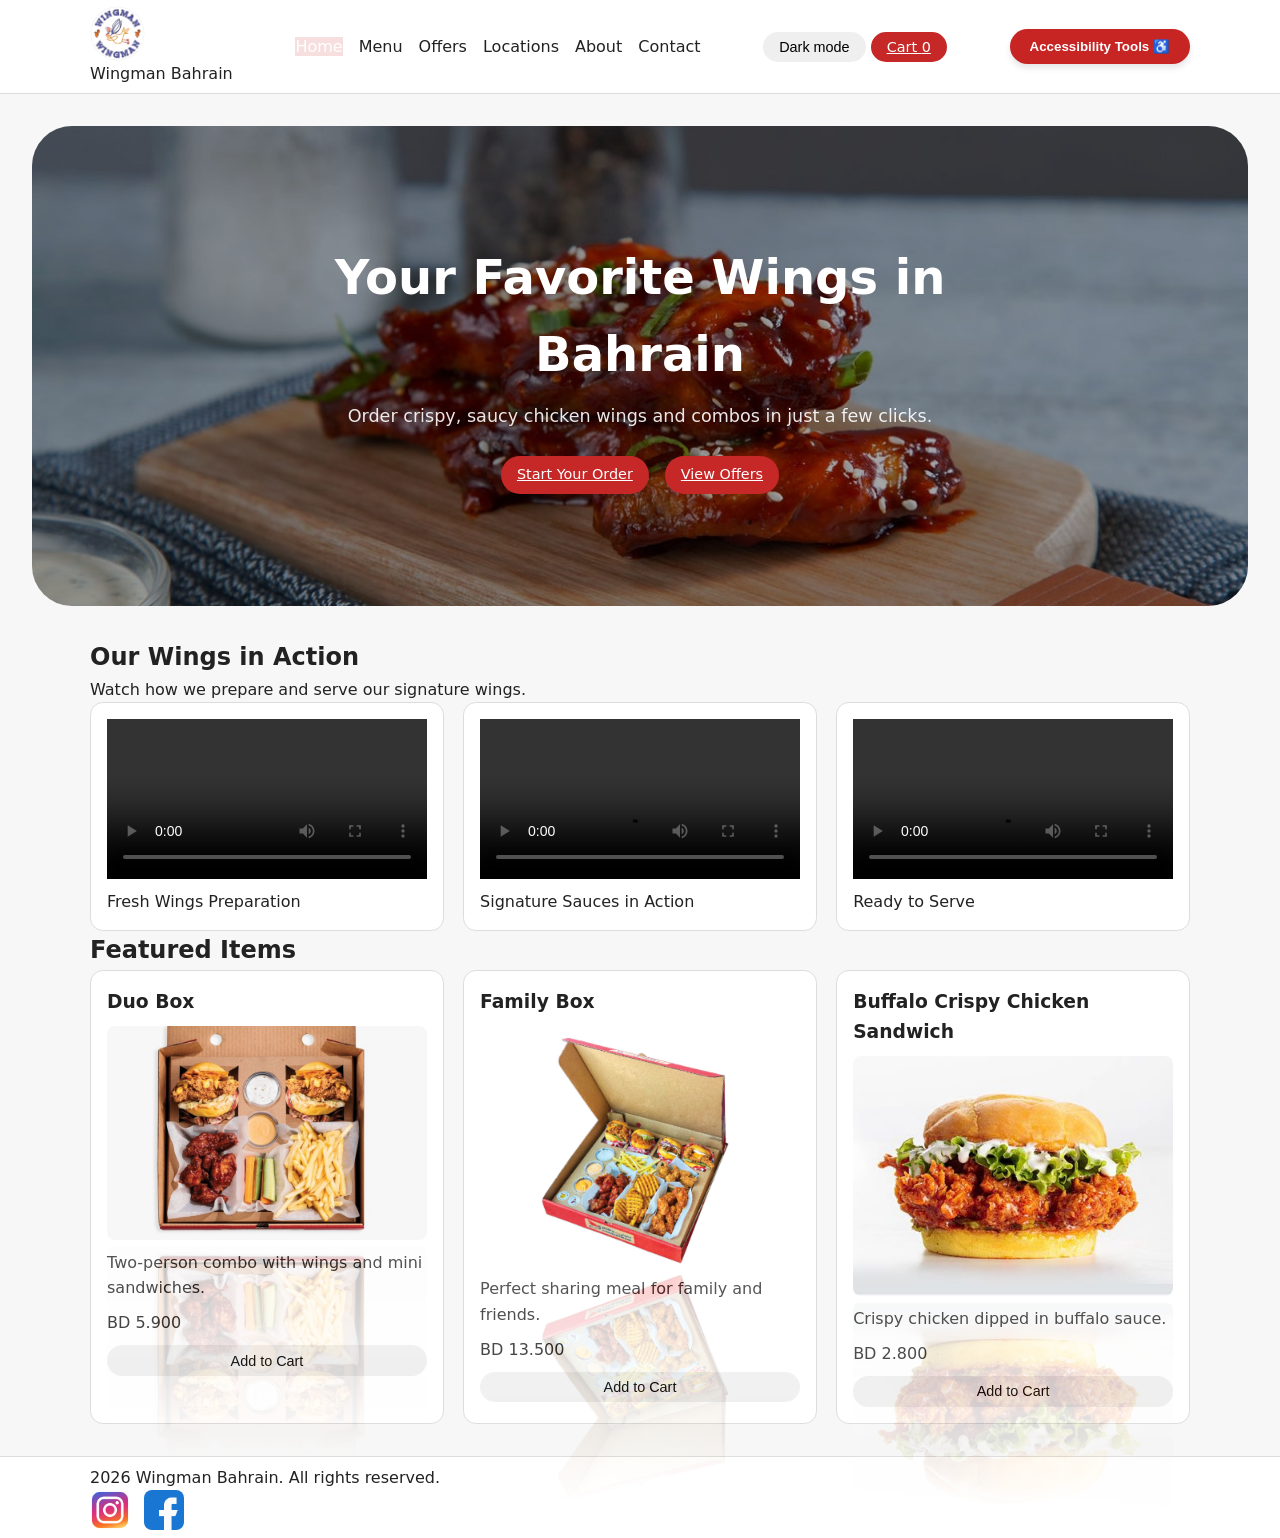
<file: .github/workflows/index.html>
<!DOCTYPE html>
<html lang="en">
<head>
  <meta charset="UTF-8" />
  <meta name="viewport" content="width=device-width, initial-scale=1.0" />

  <title>Wingman Bahrain | Online Chicken Wings Delivery</title>

  <meta name="description"
    content="Order crispy chicken wings, combos and sides online from Wingman Bahrain." />

  <meta name="keywords"
    content="Wingman Bahrain, chicken wings, food delivery, Bahrain restaurant" />

  <link rel="stylesheet" href="styles.css" />
  <script defer src="main.js"></script>
</head>

<body data-page="home">

<!-- ===== HEADER ===== -->
<header class="site-header">
  <div class="container header-inner">

    <div class="logo" aria-label="Wingman Bahrain logo">
      <img id="logo" src="imges/logo.png" alt="Wingman Bahrain logo">
      <span class="logo-text">Wingman Bahrain</span>
    </div>

    <nav class="main-nav" aria-label="Main navigation">
      <ul class="nav-links">
        <li><a href="index.html" class="active">Home</a></li>
        <li><a href="menu.html">Menu</a></li>
        <li><a href="offers.html">Offers</a></li>
        <li><a href="locations.html">Locations</a></li>
        <li><a href="about.html">About</a></li>
        <li><a href="contact.html">Contact</a></li>
      </ul>
    </nav>

    <div class="header-actions">
      <button class="btn btn-outline" id="themeToggle" aria-label="Toggle dark mode">
        Dark mode
      </button>
      <a href="menu.html" class="btn btn-primary cart-link">
        Cart <span id="cartCount">0</span>
      </a>
    </div>
    
    <div class="accessibility-container">
    <button id="acc-toggle-btn" class="acc-main-btn">Accessibility Tools ♿</button>

    <div id="acc-panel" class="acc-panel hidden">
        <div class="acc-header">
            <h3>Accessibility Adjustments</h3>
            <button onclick="resetSettings()" class="reset-btn">Reset Settings</button>
        </div>

        <div class="acc-body">
            <p class="section-title">Adjust Text Colors</p>
            <div class="color-adjustment-card">
                <div class="color-circles">
                    <div class="circle blue" onclick="changeColor('#0084ff')"></div>
                    <div class="circle purple" onclick="changeColor('#a333c8')"></div>
                    <div class="circle red" onclick="changeColor('#ff0000')"></div>
                    <div class="circle orange" onclick="changeColor('#ff6600')"></div>
                    <div class="circle green" onclick="changeColor('#28a745')"></div>
                    <div class="circle black" onclick="changeColor('#000000')"></div>
                </div>
                <small onclick="changeColor('')" style="cursor:pointer; display:block; margin-top:5px; color:#007bff;">Cancel / Default</small>
            </div>

            <p class="section-title">Content Scaling</p>
            <div class="content-grid">
                <div class="grid-item" onclick="stepFontSize(-1)">
                    <span class="icon">A-</span>
                    <small>Smaller</small>
                </div>
                <div class="grid-item" onclick="resetFontSize()">
                    <span class="icon">Default</span>
                    <small>100%</small>
                </div>
                <div class="grid-item" onclick="stepFontSize(1)">
                    <span class="icon">A+</span>
                    <small>Bigger</small>
                </div>
            </div>

            <p class="section-title">Visual Aids</p>
            <div class="profile-item">
                <label class="switch">
                    <input type="checkbox" id="title-highlight-toggle">
                    <span class="slider"></span>
                </label>
                <div class="profile-text">
                    <strong>Highlight Titles</strong>
                    <small>Add borders to headings</small>
                </div>
            </div>

            <div class="profile-item">
                <label class="switch">
                    <input type="checkbox" id="link-highlight-toggle">
                    <span class="slider"></span>
                </label>
                <div class="profile-text">
                    <strong>Highlight Links</strong>
                    <small>Highlight all clickable links</small>
                </div>
            </div>
        </div>
    </div>
</div>
    

  </div>
</header>

<!-- ===== MAIN ===== -->
<main>

<!-- ===== HERO ===== -->
<section class="hero">
  <div class="hero-image">
    <img src="imges/chiken wings.jpeg"
         alt="Plate of chicken wings with dipping sauce">
  </div>

  <div class="container hero-inner">
    <div class="hero-text">
      <h1>Your Favorite Wings in Bahrain</h1>
      <p>Order crispy, saucy chicken wings and combos in just a few clicks.</p>

      <div class="hero-actions">
        <a href="menu.html" class="btn btn-primary">Start Your Order</a>
        <a href="offers.html" class="btn btn-primary">View Offers</a>
      </div>
    </div>
  </div>
</section>

<!-- ===== VIDEO SECTION ===== -->
<section class="section">
  <div class="container">

    <h2>Our Wings in Action</h2>
    <p>Watch how we prepare and serve our signature wings.</p>

    <div class="card-grid">

      <article class="card fade-anim">
        <video controls width="100%">
          <source src="video/1.mp4" type="video/mp4">
        </video>
        <p class="center-text">Fresh Wings Preparation</p>
      </article>

      <article class="card fade-anim">
        <video controls width="100%">
          <source src="video/2.mp4" type="video/mp4">
        </video>
        <p class="center-text">Signature Sauces in Action</p>
      </article>

      <article class="card fade-anim">
        <video controls width="100%">
          <source src="video/3.mp4" type="video/mp4">
        </video>
        <p class="center-text">Ready to Serve</p>
      </article>

    </div>
  </div>
</section>


<!-- ===== FEATURED ITEMS ===== -->
<section class="section">
  <div class="container">

    <h2>Featured Items</h2>

    <div class="card-grid">

      <article class="card fade-anim">
        <h3>Duo Box</h3>
        <img src="imges/Duo Box.jpg" alt="Duo Box Meal" class="reflect">
        <p>Two-person combo with wings and mini sandwiches.</p>
        <p class="price">BD 5.900</p>
        <button class="btn btn-small add-to-cart">Add to Cart</button>
      </article>

      <article class="card fade-anim">
        <h3>Family Box</h3>
        <img src="imges/Family Box.jpg" alt="Family Box Meal" class="reflect">
        <p>Perfect sharing meal for family and friends.</p>
        <p class="price">BD 13.500</p>
        <button class="btn btn-small add-to-cart">Add to Cart</button>
      </article>

      <article class="card fade-anim">
        <h3>Buffalo Crispy Chicken Sandwich</h3>
        <img src="imges/Buffalo Crispy Chicken Sandwich.jpg"
             alt="Buffalo Chicken Sandwich"
             class="reflect">
        <p>Crispy chicken dipped in buffalo sauce.</p>
        <p class="price">BD 2.800</p>
        <button class="btn btn-small add-to-cart">Add to Cart</button>
      </article>

    </div>
  </div>
</section>

</main>

<!-- ===== FOOTER ===== -->
<footer class="site-footer">
  <div class="container footer-inner">

    <p><span id="year"></span> Wingman Bahrain. All rights reserved.</p>

    <div class="footer-social" aria-label="Social media links">
      <a href="https://www.instagram.com/wingman_bh/?hl=en">
        <img src="imges/instagram logo.png" alt="Instagram" width="40">
      </a>
      <a href="https://www.facebook.com/wingmanbh/">
        <img src="imges/facebook logo.png" alt="Facebook" width="40">
      </a>
    </div>

  </div>

  <button id="scrollTopBtn" aria-label="Scroll to top">↑</button>
</footer>

<meta name="viewport" content="width=device-width, initial-scale=1.0">
</body>
</html>
</file>
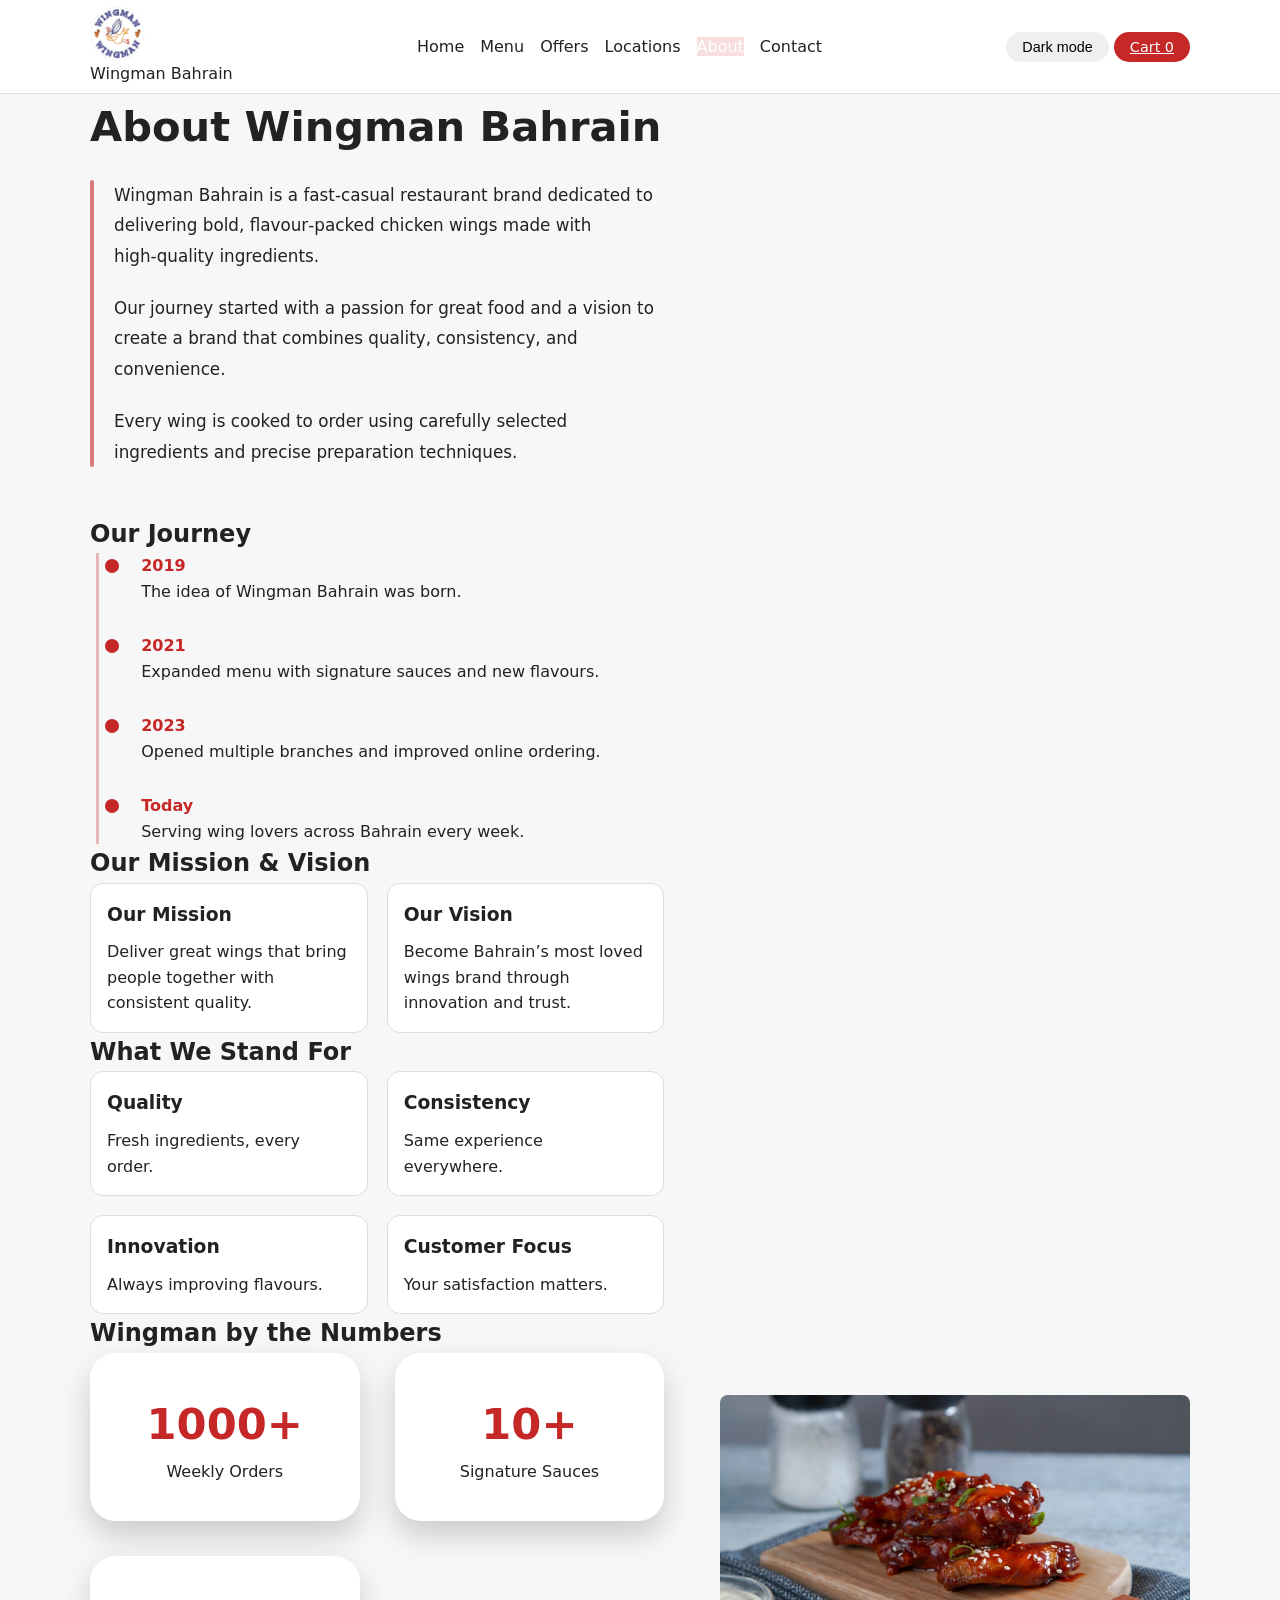
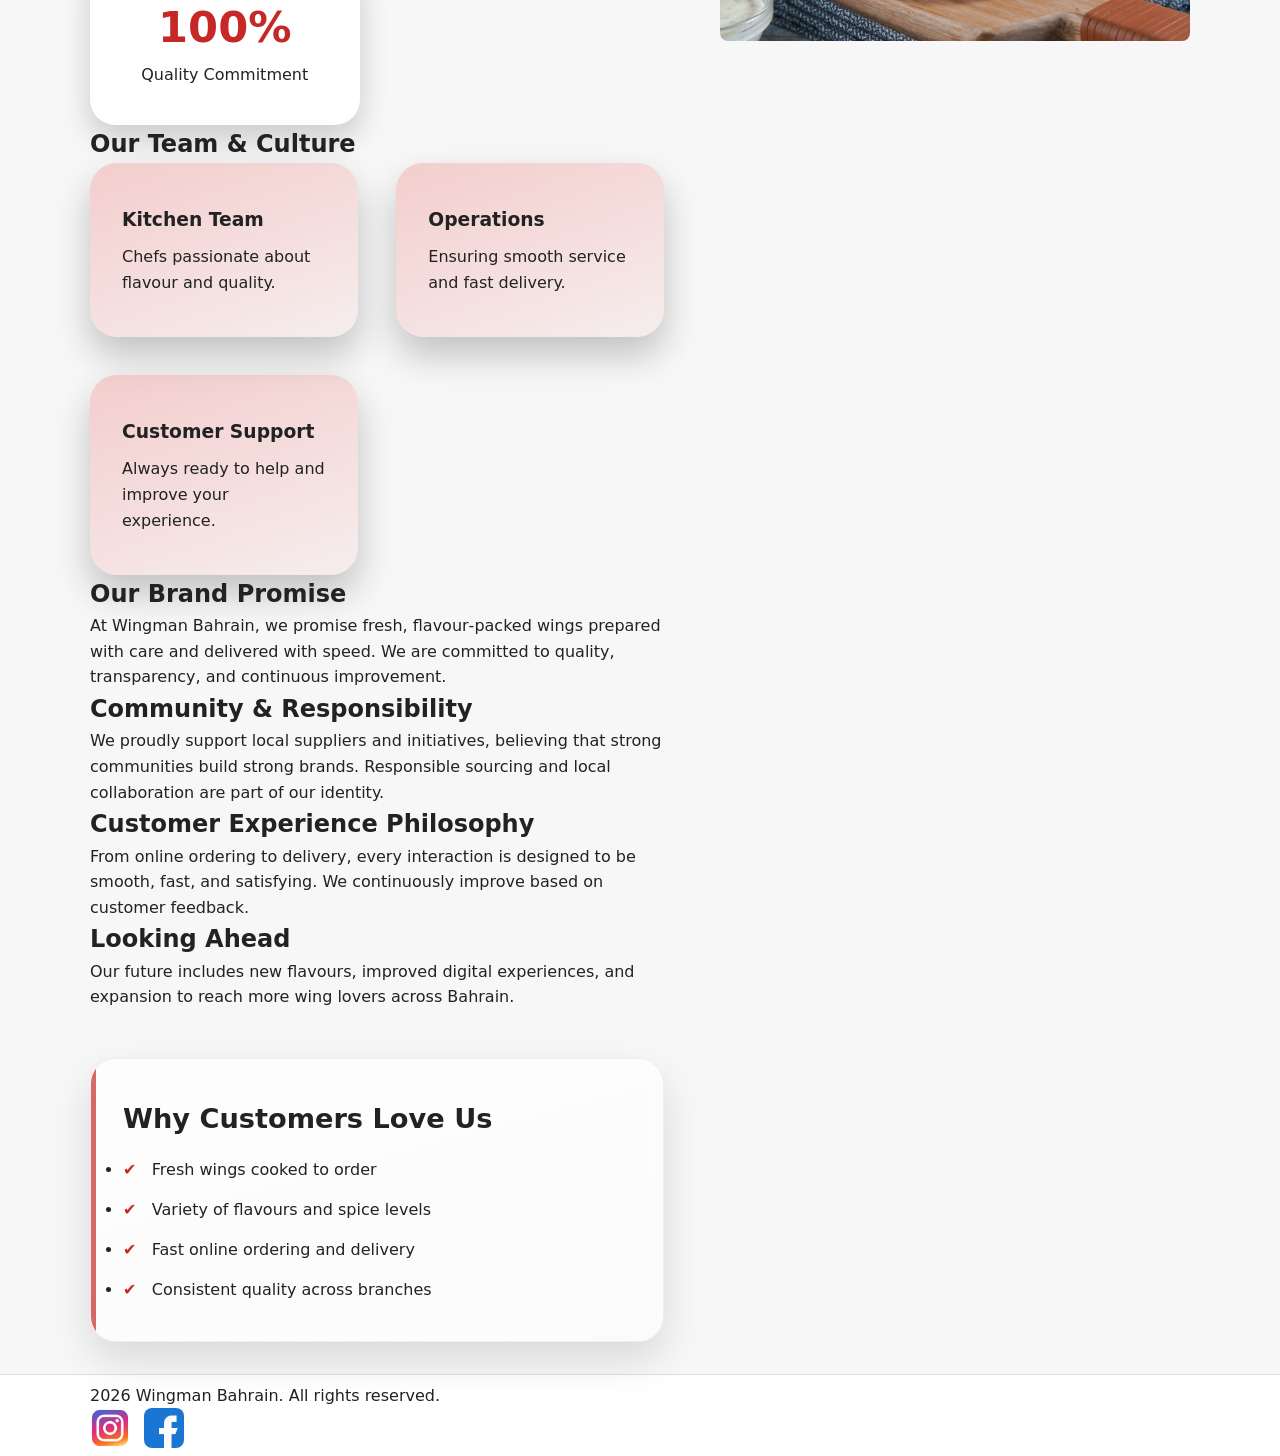
<file: .github/workflows/about.html>
<!DOCTYPE html>
<html lang="en">
<head>
  <meta charset="UTF-8" />
  <meta name="viewport" content="width=device-width, initial-scale=1.0" />

  <title>Wingman Bahrain | About Us</title>
  <meta
    name="description"
    content="Learn more about Wingman Bahrain, our story, mission, values, culture, and future vision."
  />

  <link rel="stylesheet" href="styles.css" />
  <script defer src="main.js"></script>
</head>

<body data-page="about">

<!-- ===== HEADER ===== -->
<header class="site-header">
  <div class="container header-inner">
    <div class="logo">
      <img id="logo" src="imges/logo.png" alt="Wingman Bahrain logo" />
      <span class="logo-text">Wingman Bahrain</span>
    </div>

    <nav class="main-nav">
      <ul class="nav-links">
        <li><a href="index.html">Home</a></li>
        <li><a href="menu.html">Menu</a></li>
        <li><a href="offers.html">Offers</a></li>
        <li><a href="locations.html">Locations</a></li>
        <li><a href="about.html" class="active">About</a></li>
        <li><a href="contact.html">Contact</a></li>
      </ul>
    </nav>

    <div class="header-actions">
      <button class="btn btn-outline" id="themeToggle">Dark mode</button>
      <a href="menu.html" class="btn btn-primary cart-link">
        Cart <span id="cartCount">0</span>
      </a>
    </div>
  </div>
</header>

<!-- ===== MAIN ===== -->
<main class="section about-section">
  <div class="container about-page">

    <!-- TEXT CONTENT -->
    <section class="about-content fade-anim">
      <h1>About Wingman Bahrain</h1>

      <!-- STORY -->
      <div class="about-columns">
        <p>
          Wingman Bahrain is a fast‑casual restaurant brand dedicated to delivering
          bold, flavour‑packed chicken wings made with high‑quality ingredients.
        </p>
        <p>
          Our journey started with a passion for great food and a vision to create
          a brand that combines quality, consistency, and convenience.
        </p>
        <p>
          Every wing is cooked to order using carefully selected ingredients and
          precise preparation techniques.
        </p>
      </div>

      <!-- TIMELINE -->
      <section class="section fade-anim about-timeline">
        <h2>Our Journey</h2>
        <div class="timeline">
          <div class="timeline-item">
            <span class="timeline-year">2019</span>
            <p>The idea of Wingman Bahrain was born.</p>
          </div>
          <div class="timeline-item">
            <span class="timeline-year">2021</span>
            <p>Expanded menu with signature sauces and new flavours.</p>
          </div>
          <div class="timeline-item">
            <span class="timeline-year">2023</span>
            <p>Opened multiple branches and improved online ordering.</p>
          </div>
          <div class="timeline-item">
            <span class="timeline-year">Today</span>
            <p>Serving wing lovers across Bahrain every week.</p>
          </div>
        </div>
      </section>

      <!-- MISSION & VISION -->
      <section class="section fade-anim">
        <h2>Our Mission & Vision</h2>
        <div class="card-grid">
          <div class="card">
            <h3>Our Mission</h3>
            <p>Deliver great wings that bring people together with consistent quality.</p>
          </div>
          <div class="card">
            <h3>Our Vision</h3>
            <p>Become Bahrain’s most loved wings brand through innovation and trust.</p>
          </div>
        </div>
      </section>

      <!-- VALUES -->
      <section class="section fade-anim">
        <h2>What We Stand For</h2>
        <div class="card-grid">
          <div class="card"><h3>Quality</h3><p>Fresh ingredients, every order.</p></div>
          <div class="card"><h3>Consistency</h3><p>Same experience everywhere.</p></div>
          <div class="card"><h3>Innovation</h3><p>Always improving flavours.</p></div>
          <div class="card"><h3>Customer Focus</h3><p>Your satisfaction matters.</p></div>
        </div>
      </section>

      <!-- STATS -->
      <section class="section fade-anim about-stats">
        <h2>Wingman by the Numbers</h2>
        <div class="stats-grid">
          <div class="stat-card">
            <span class="stat-number">1000+</span>
            <p>Weekly Orders</p>
          </div>
          <div class="stat-card">
            <span class="stat-number">10+</span>
            <p>Signature Sauces</p>
          </div>
          <div class="stat-card">
            <span class="stat-number">100%</span>
            <p>Quality Commitment</p>
          </div>
        </div>
      </section>

      <!-- TEAM -->
      <section class="section fade-anim about-team">
        <h2>Our Team & Culture</h2>
        <div class="team-grid">
          <div class="team-card">
            <h3>Kitchen Team</h3>
            <p>Chefs passionate about flavour and quality.</p>
          </div>
          <div class="team-card">
            <h3>Operations</h3>
            <p>Ensuring smooth service and fast delivery.</p>
          </div>
          <div class="team-card">
            <h3>Customer Support</h3>
            <p>Always ready to help and improve your experience.</p>
          </div>
        </div>
      </section>

      <!-- BRAND PROMISE -->
      <section class="section fade-anim">
        <h2>Our Brand Promise</h2>
        <p>
          At Wingman Bahrain, we promise fresh, flavour‑packed wings prepared with care
          and delivered with speed. We are committed to quality, transparency,
          and continuous improvement.
        </p>
      </section>

      <!-- COMMUNITY -->
      <section class="section fade-anim">
        <h2>Community & Responsibility</h2>
        <p>
          We proudly support local suppliers and initiatives, believing that strong
          communities build strong brands. Responsible sourcing and local collaboration
          are part of our identity.
        </p>
      </section>

      <!-- CUSTOMER EXPERIENCE -->
      <section class="section fade-anim">
        <h2>Customer Experience Philosophy</h2>
        <p>
          From online ordering to delivery, every interaction is designed to be smooth,
          fast, and satisfying. We continuously improve based on customer feedback.
        </p>
      </section>

      <!-- FUTURE VISION -->
      <section class="section fade-anim">
        <h2>Looking Ahead</h2>
        <p>
          Our future includes new flavours, improved digital experiences, and expansion
          to reach more wing lovers across Bahrain.
        </p>
      </section>

      <!-- WHY US -->
      <section class="about-features fade-anim">
        <h2>Why Customers Love Us</h2>
        <ul>
          <li>Fresh wings cooked to order</li>
          <li>Variety of flavours and spice levels</li>
          <li>Fast online ordering and delivery</li>
          <li>Consistent quality across branches</li>
        </ul>
      </section>
    </section>

    <!-- IMAGE -->
    <aside class="about-image fade-anim">
      <img src="imges/chiken wings.jpeg" alt="Fresh chicken wings served hot" />
    </aside>

  </div>
</main>

<!-- ===== FOOTER ===== -->
<footer class="site-footer">
  <div class="container footer-inner">
    <p><span id="year"></span> Wingman Bahrain. All rights reserved.</p>

    <div class="footer-social">
      <a href="https://www.instagram.com/wingman_bh/?hl=en">
        <img src="imges/instagram logo.png" alt="Instagram" width="40" />
      </a>
      <a href="https://www.facebook.com/wingmanbh/">
        <img src="imges/facebook logo.png" alt="Facebook" width="40" />
      </a>
    </div>
  </div>

  <button id="scrollTopBtn">↑</button>
</footer>

</body>
</html>
</file>
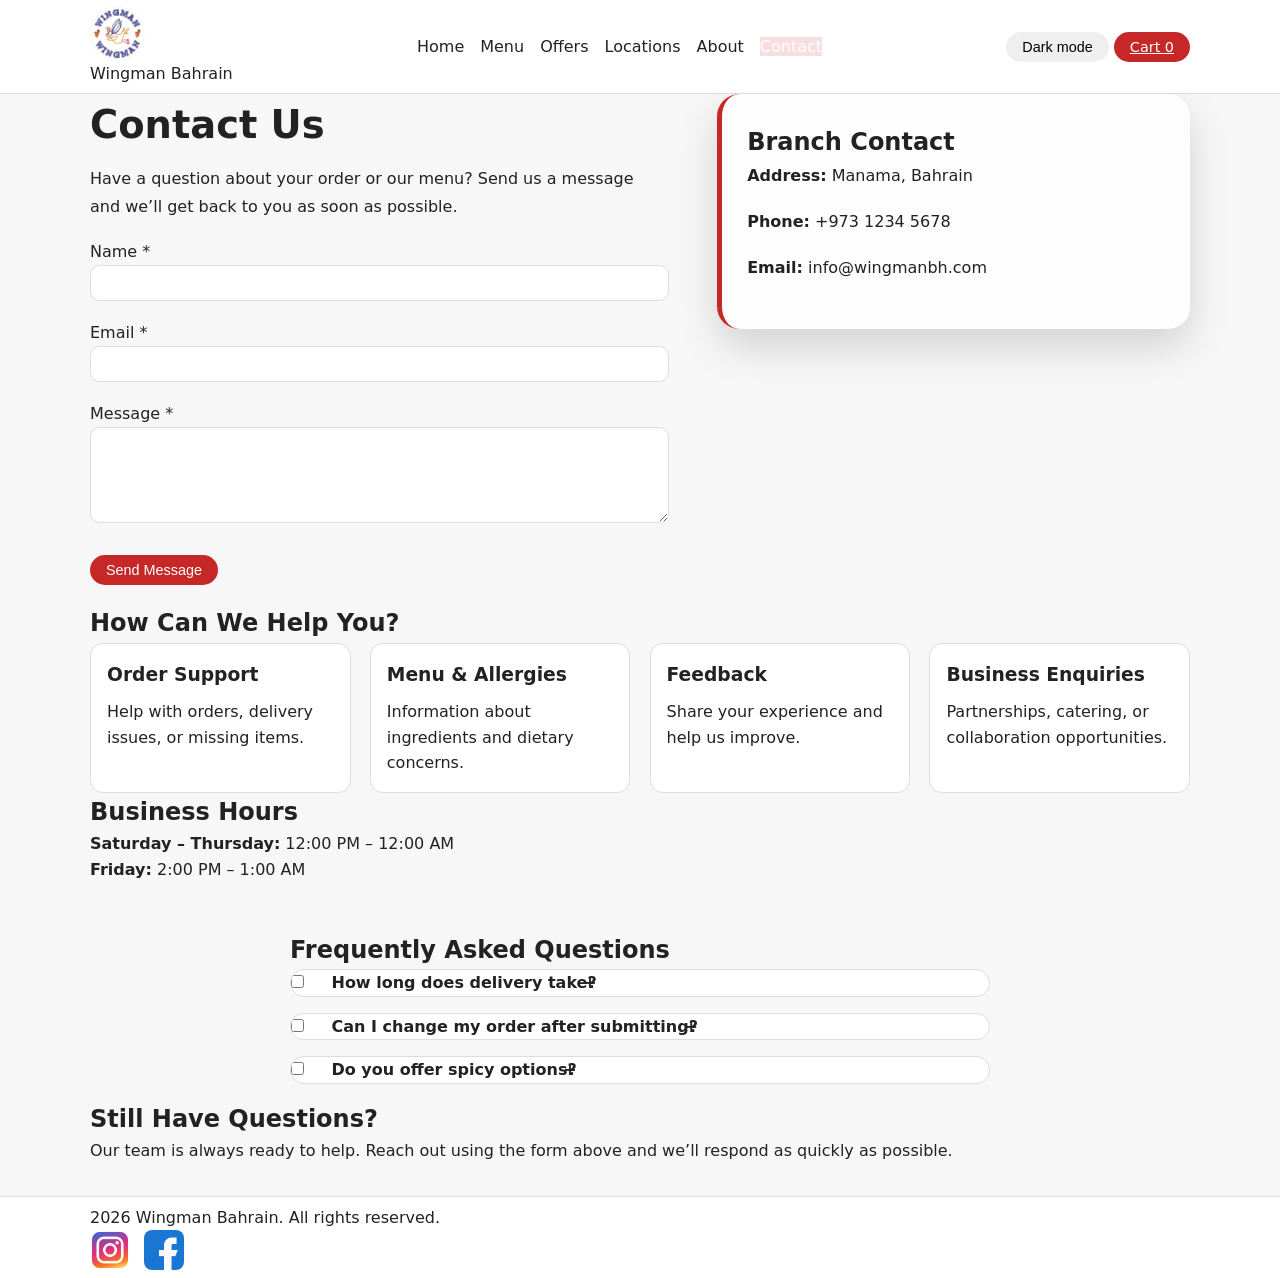
<file: .github/workflows/contact.html>
<!DOCTYPE html>
<html lang="en">
<head>
  <meta charset="UTF-8" />
  <meta name="viewport" content="width=device-width, initial-scale=1.0" />

  <title>Wingman Bahrain | Contact Us</title>
  <meta
    name="description"
    content="Contact Wingman Bahrain for questions, feedback or support."
  />

  <link rel="stylesheet" href="styles.css" />
  <script defer src="main.js"></script>
</head>

<body data-page="contact">

<!-- ===== HEADER ===== -->
<header class="site-header">
  <div class="container header-inner">

    <div class="logo" aria-label="Wingman logo">
      <img src="imges/logo.png" alt="Wingman logo" id="logo" />
      <span class="logo-text">Wingman Bahrain</span>
    </div>

    <nav class="main-nav" aria-label="Main navigation">
      <ul class="nav-links">
        <li><a href="index.html">Home</a></li>
        <li><a href="menu.html">Menu</a></li>
        <li><a href="offers.html">Offers</a></li>
        <li><a href="locations.html">Locations</a></li>
        <li><a href="about.html">About</a></li>
        <li><a href="contact.html" class="active">Contact</a></li>
      </ul>
    </nav>

    <div class="header-actions">
      <button class="btn btn-outline" id="themeToggle">Dark mode</button>
      <a href="menu.html" class="btn btn-primary cart-link">
        Cart <span id="cartCount">0</span>
      </a>
    </div>

  </div>
</header>

<!-- ===== MAIN ===== -->
<main class="section">
  <div class="container contact-layout">

    <!-- ===== CONTACT FORM ===== -->
    <section class="left-side fade-anim" aria-labelledby="contactHeading">
      <h1 id="contactHeading">Contact Us</h1>
      <p>
        Have a question about your order or our menu?
        Send us a message and we’ll get back to you as soon as possible.
      </p>

      <form id="contactForm" novalidate>

        <div class="form-group">
          <label for="name">Name <span aria-hidden="true">*</span></label>
          <input type="text" id="name" name="name" required />
          <small class="error-message" aria-live="polite"></small>
        </div>

        <div class="form-group">
          <label for="email">Email <span aria-hidden="true">*</span></label>
          <input type="email" id="email" name="email" required />
          <small class="error-message" aria-live="polite"></small>
        </div>

        <div class="form-group">
          <label for="message">Message <span aria-hidden="true">*</span></label>
          <textarea id="message" name="message" rows="5" required></textarea>
          <small class="error-message" aria-live="polite"></small>
        </div>

        <button type="submit" class="btn btn-primary">Send Message</button>
        <p id="formSuccess" class="form-success" aria-live="polite"></p>
      </form>
    </section>

    <!-- ===== SIDE CONTENT ===== -->
    <aside class="right-side fade-anim">
      <div class="contact-details">
        <h2>Branch Contact</h2>
        <p><strong>Address:</strong> Manama, Bahrain</p>
        <p><strong>Phone:</strong> +973 1234 5678</p>
        <p><strong>Email:</strong> info@wingmanbh.com</p>
      </div>

     
    </aside>

  </div>

  <!-- ===== SUPPORT INFORMATION ===== -->
  <section class="section fade-anim container">
    <h2>How Can We Help You?</h2>
    <div class="card-grid">
      <div class="card">
        <h3>Order Support</h3>
        <p>Help with orders, delivery issues, or missing items.</p>
      </div>
      <div class="card">
        <h3>Menu & Allergies</h3>
        <p>Information about ingredients and dietary concerns.</p>
      </div>
      <div class="card">
        <h3>Feedback</h3>
        <p>Share your experience and help us improve.</p>
      </div>
      <div class="card">
        <h3>Business Enquiries</h3>
        <p>Partnerships, catering, or collaboration opportunities.</p>
      </div>
    </div>
  </section>

  <!-- ===== BUSINESS HOURS ===== -->
  <section class="section fade-anim container">
    <h2>Business Hours</h2>
    <p>
      <strong>Saturday – Thursday:</strong> 12:00 PM – 12:00 AM<br />
      <strong>Friday:</strong> 2:00 PM – 1:00 AM
    </p>
  </section>

  <!-- ===== ACCORDION FAQ (NEW) ===== -->
  <section class="section fade-anim container faq-accordion">
    <h2>Frequently Asked Questions</h2>

    <div class="faq-item">
      <input type="checkbox" id="faq1">
      <label for="faq1" class="faq-question">How long does delivery take?</label>
      <div class="faq-answer">
        Delivery usually takes between 30–45 minutes depending on location.
      </div>
    </div>

    <div class="faq-item">
      <input type="checkbox" id="faq2">
      <label for="faq2" class="faq-question">Can I change my order after submitting?</label>
      <div class="faq-answer">
        Changes can be requested shortly after placing the order.
      </div>
    </div>

    <div class="faq-item">
      <input type="checkbox" id="faq3">
      <label for="faq3" class="faq-question">Do you offer spicy options?</label>
      <div class="faq-answer">
        Yes, several spice levels are available.
      </div>
    </div>
  </section>

  <!-- ===== FINAL CTA ===== -->
  <section class="section fade-anim container">
    <h2>Still Have Questions?</h2>
    <p>
      Our team is always ready to help.
      Reach out using the form above and we’ll respond as quickly as possible.
    </p>
  </section>

</main>

<!-- ===== FOOTER ===== -->
<footer class="site-footer">
  <div class="container footer-inner">
    <p><span id="year"></span> Wingman Bahrain. All rights reserved.</p>

    <div class="footer-social" aria-label="Social media links">
      <a href="https://www.instagram.com/wingman_bh/?hl=en">
        <img src="imges/instagram logo.png" alt="Instagram" width="40" />
      </a>
      <a href="https://www.facebook.com/wingmanbh/">
        <img src="imges/facebook logo.png" alt="Facebook" width="40" />
      </a>
    </div>
  </div>

  <button id="scrollTopBtn" aria-label="Scroll to top">↑</button>
</footer>

</body>
</html>
</file>
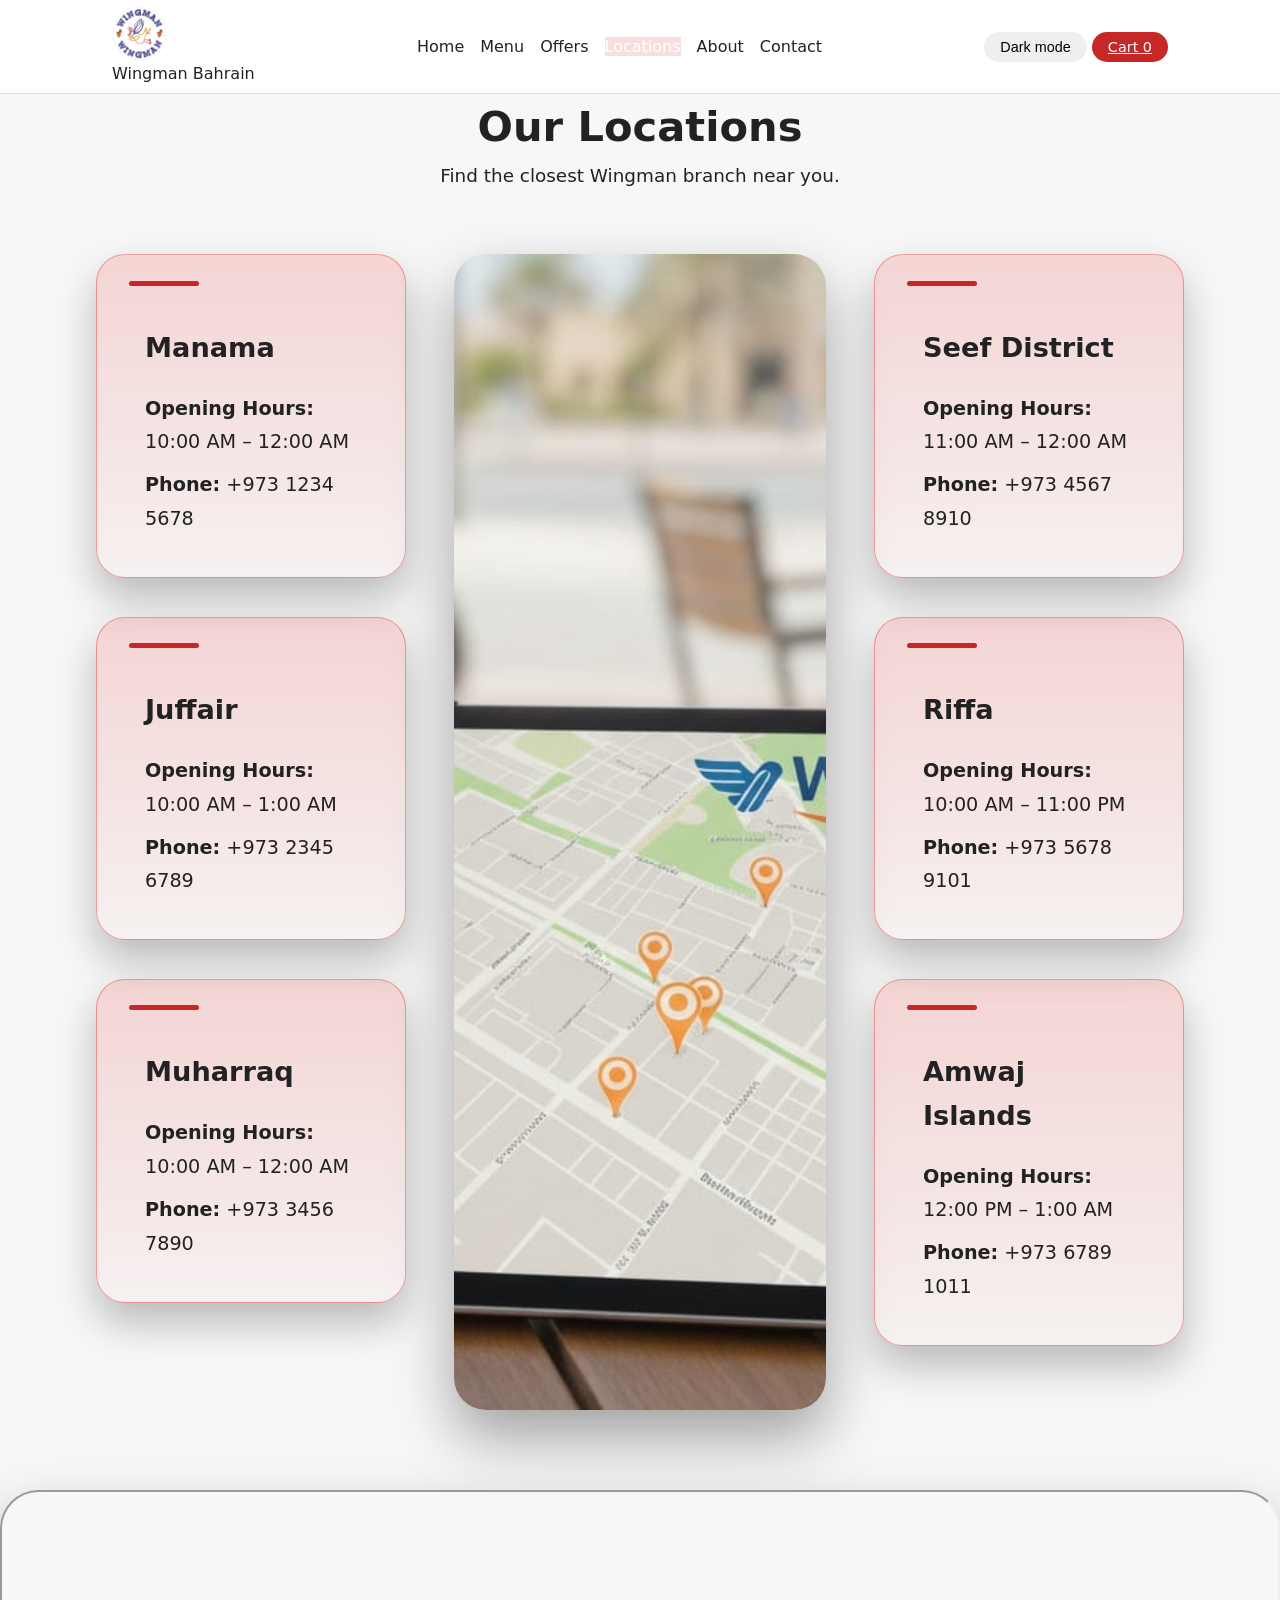
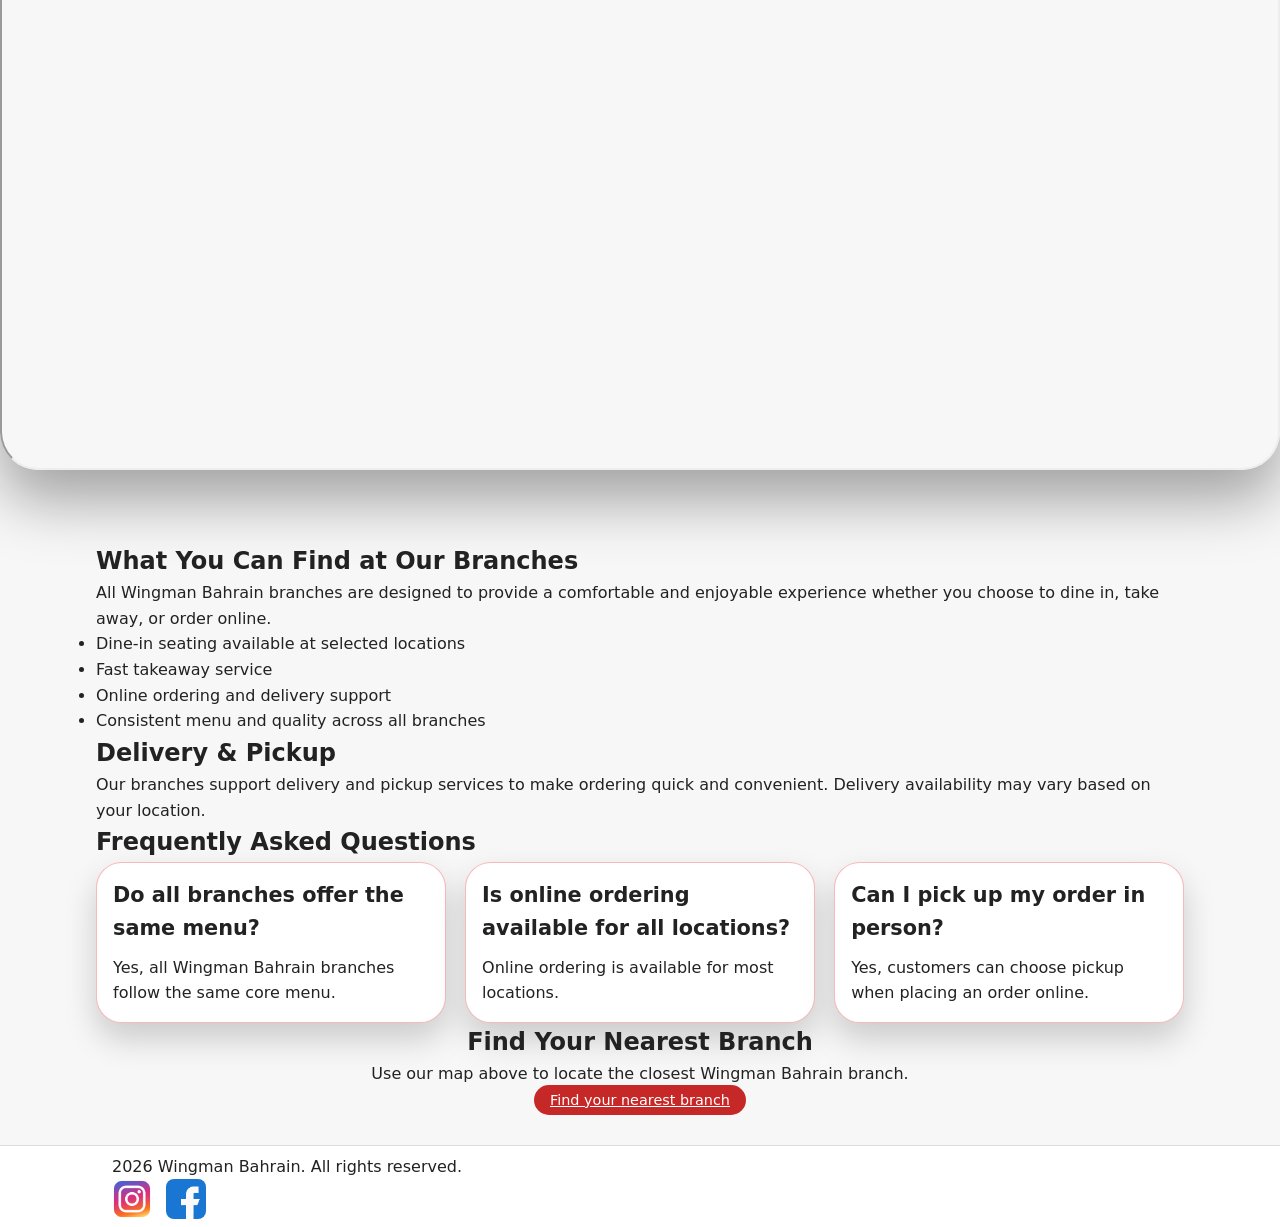
<file: .github/workflows/locations.html>
<!DOCTYPE html>
<html lang="en">
<head>
  <meta charset="UTF-8" />
  <meta name="viewport" content="width=device-width, initial-scale=1.0" />

  <title>Wingman Bahrain | Locations</title>
  <meta
    name="description"
    content="Find Wingman Bahrain branches, opening hours and contact details."
  />

  <link rel="stylesheet" href="styles.css" />
  <script defer src="main.js"></script>
</head>

<body data-page="locations">

<!-- ===== HEADER ===== -->
<header class="site-header">
  <div class="container header-inner">

    <div class="logo">
      <img id="logo" src="imges/logo.png" alt="Wingman Bahrain logo" />
      <span class="logo-text">Wingman Bahrain</span>
    </div>

    <nav class="main-nav">
      <ul class="nav-links">
        <li><a href="index.html">Home</a></li>
        <li><a href="menu.html">Menu</a></li>
        <li><a href="offers.html">Offers</a></li>
        <li><a href="locations.html" class="active">Locations</a></li>
        <li><a href="about.html">About</a></li>
        <li><a href="contact.html">Contact</a></li>
      </ul>
    </nav>

    <div class="header-actions">
      <button class="btn btn-outline" id="themeToggle">Dark mode</button>
      <a href="menu.html" class="btn btn-primary cart-link">
        Cart <span id="cartCount">0</span>
      </a>
    </div>

  </div>
</header>

<!-- ===== MAIN ===== -->
<main>

  <!-- ===== TITLE + IMAGE + CARDS ===== -->
  <section class="section">
    <div class="container">

      <header class="section-header">
        <h1>Our Locations</h1>
        <p>Find the closest Wingman branch near you.</p>
      </header>

      <!-- ===== THREE-COLUMN LAYOUT ===== -->
      <div class="locations-layout">

        <!-- LEFT LOCATIONS -->
        <ul class="locations-list">
          <li class="card location-card">
            <h2>Manama</h2>
            <p><strong>Opening Hours:</strong> 10:00 AM – 12:00 AM</p>
            <p><strong>Phone:</strong> +973 1234 5678</p>
          </li>

          <li class="card location-card">
            <h2>Juffair</h2>
            <p><strong>Opening Hours:</strong> 10:00 AM – 1:00 AM</p>
            <p><strong>Phone:</strong> +973 2345 6789</p>
          </li>

          <li class="card location-card">
            <h2>Muharraq</h2>
            <p><strong>Opening Hours:</strong> 10:00 AM – 12:00 AM</p>
            <p><strong>Phone:</strong> +973 3456 7890</p>
          </li>
        </ul>

        <!-- CENTER IMAGE -->
        <aside class="locations-image">
          <div class="location-photo">
            <img
              src="imges/location.jpg"
              alt="Map showing Wingman restaurant locations in Bahrain"
            />
          </div>
        </aside>

        <!-- RIGHT LOCATIONS -->
        <ul class="locations-list">
          <li class="card location-card">
            <h2>Seef District</h2>
            <p><strong>Opening Hours:</strong> 11:00 AM – 12:00 AM</p>
            <p><strong>Phone:</strong> +973 4567 8910</p>
          </li>

          <li class="card location-card">
            <h2>Riffa</h2>
            <p><strong>Opening Hours:</strong> 10:00 AM – 11:00 PM</p>
            <p><strong>Phone:</strong> +973 5678 9101</p>
          </li>

          <li class="card location-card">
            <h2>Amwaj Islands</h2>
            <p><strong>Opening Hours:</strong> 12:00 PM – 1:00 AM</p>
            <p><strong>Phone:</strong> +973 6789 1011</p>
          </li>
        </ul>

      </div>
    </div>
  </section>

  <!-- ===== BIG MAP ===== -->
  <section class="location-map fade-anim">
    <iframe
      src="https://www.google.com/maps?q=Bahrain&amp;output=embed"
      loading="lazy"
      referrerpolicy="no-referrer-when-downgrade">
    </iframe>
  </section>

  <!-- ===== REMAINING CONTENT ===== -->
  <section class="section">
    <div class="container">

      <section class="section fade-anim">
        <h2>What You Can Find at Our Branches</h2>
        <p>
          All Wingman Bahrain branches are designed to provide a comfortable and
          enjoyable experience whether you choose to dine in, take away, or order online.
        </p>
        <ul>
          <li>Dine-in seating available at selected locations</li>
          <li>Fast takeaway service</li>
          <li>Online ordering and delivery support</li>
          <li>Consistent menu and quality across all branches</li>
        </ul>
      </section>

      <section class="section fade-anim">
        <h2>Delivery & Pickup</h2>
        <p>
          Our branches support delivery and pickup services to make ordering quick
          and convenient. Delivery availability may vary based on your location.
        </p>
      </section>

      <section class="section fade-anim">
        <h2>Frequently Asked Questions</h2>

        <div class="card-grid">
          <article class="card">
            <h3>Do all branches offer the same menu?</h3>
            <p>Yes, all Wingman Bahrain branches follow the same core menu.</p>
          </article>

          <article class="card">
            <h3>Is online ordering available for all locations?</h3>
            <p>Online ordering is available for most locations.</p>
          </article>

          <article class="card">
            <h3>Can I pick up my order in person?</h3>
            <p>Yes, customers can choose pickup when placing an order online.</p>
          </article>
        </div>
      </section>

      <section class="section fade-anim" style="text-align:center;">
        <h2>Find Your Nearest Branch</h2>
        <p>Use our map above to locate the closest Wingman Bahrain branch.</p>
        <a
          href="https://www.google.com/maps/search/Wingman+Bahrain"
          class="btn btn-primary"
          target="_blank"
          rel="noopener noreferrer">
          Find your nearest branch
        </a>
      </section>

    </div>
  </section>

</main>

<!-- ===== FOOTER ===== -->
<footer class="site-footer">
  <div class="container footer-inner">
    <p><span id="year"></span> Wingman Bahrain. All rights reserved.</p>

    <div class="footer-social">
      <a href="https://www.instagram.com/wingman_bh/?hl=en">
        <img src="imges/instagram logo.png" alt="Instagram" width="40" />
      </a>
      <a href="https://www.facebook.com/wingmanbh/">
        <img src="imges/facebook logo.png" alt="Facebook" width="40" />
      </a>
    </div>
  </div>

  <button id="scrollTopBtn" aria-label="Scroll to top">↑</button>
</footer>

</body>
</html>
</file>
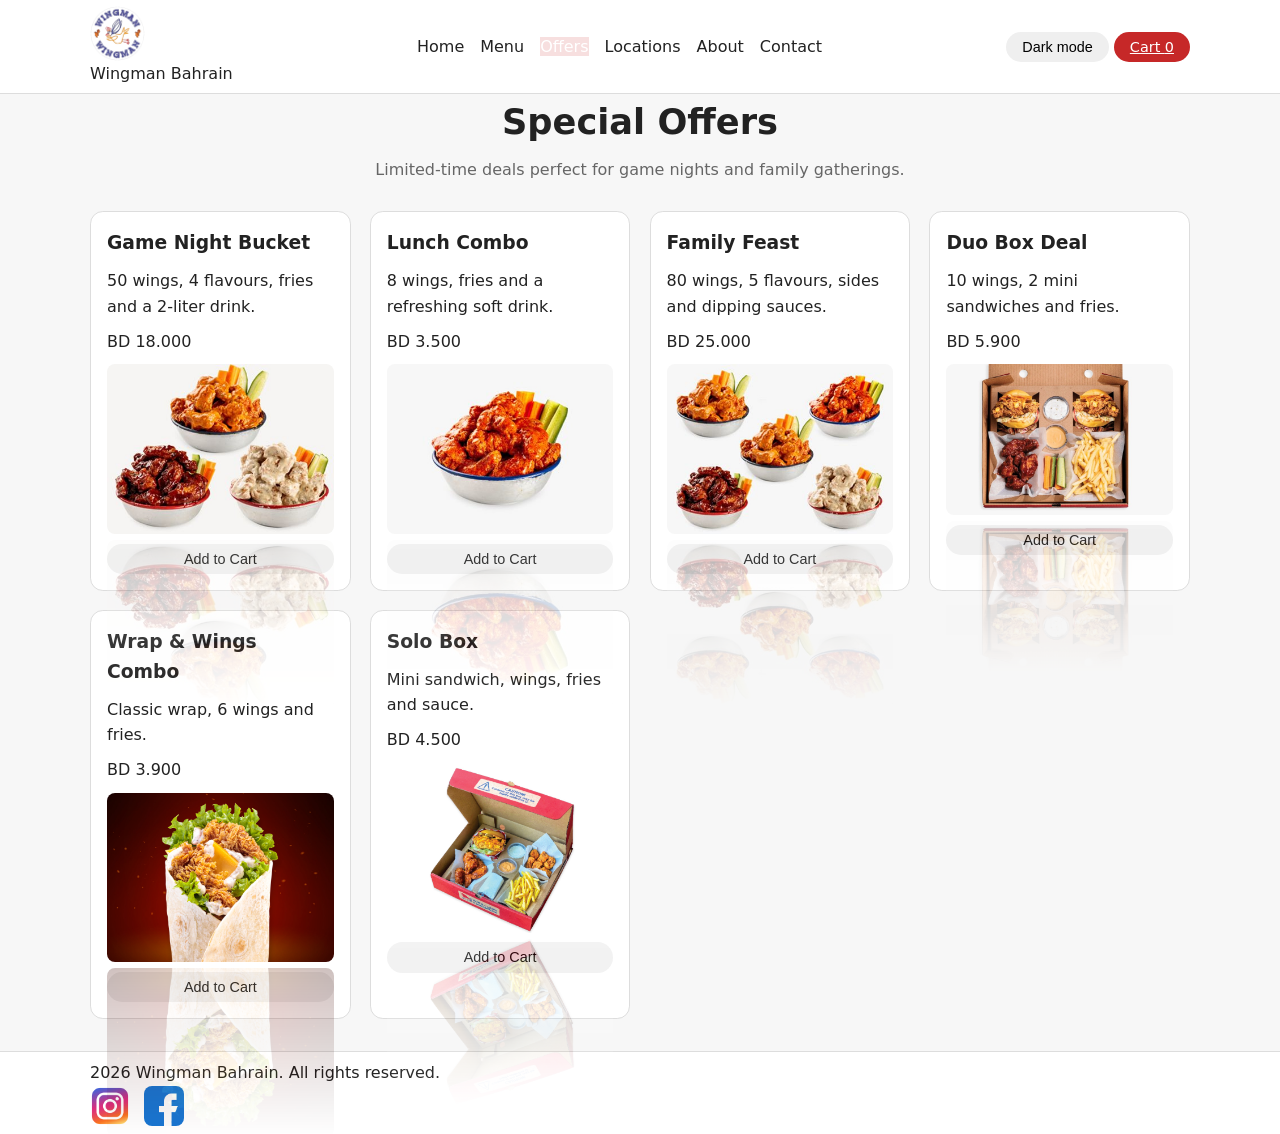
<file: .github/workflows/offers.html>
<!DOCTYPE html>
<html lang="en">
<head>
  <meta charset="UTF-8" />
  <meta name="viewport" content="width=device-width, initial-scale=1.0" />

  <title>Wingman Bahrain | Special Offers</title>
  <meta name="description"
        content="View limited-time offers and combo deals from Wingman Bahrain." />

  <link rel="stylesheet" href="styles.css" />
  <script defer src="main.js"></script>
</head>

<body data-page="offers">

<!-- ===== HEADER ===== -->
<header class="site-header">
  <div class="container header-inner">

    <div class="logo" aria-label="Wingman logo">
      <img id="logo" src="imges/logo.png" alt="Wingman Bahrain logo" />
      <span class="logo-text">Wingman Bahrain</span>
    </div>

    <nav class="main-nav" aria-label="Main navigation">
      <ul class="nav-links">
        <li><a href="index.html">Home</a></li>
        <li><a href="menu.html">Menu</a></li>
        <li><a href="offers.html" class="active">Offers</a></li>
        <li><a href="locations.html">Locations</a></li>
        <li><a href="about.html">About</a></li>
        <li><a href="contact.html">Contact</a></li>
      </ul>
    </nav>

    <div class="header-actions">
      <button class="btn btn-outline" id="themeToggle" type="button">
        Dark mode
      </button>
      <a href="menu.html" class="btn btn-primary cart-link">
        Cart <span id="cartCount">0</span>
      </a>
    </div>

  </div>
</header>

<!-- ===== MAIN ===== -->
<main class="section">
  <div class="container">

    <header class="section-header">
      <h1>Special Offers</h1>
      <p>Limited-time deals perfect for game nights and family gatherings.</p>
    </header>

    <!-- ===== OFFERS GRID ===== -->
    <div class="card-grid">

      <!-- Offer 1 -->
      <article class="card fade-anim">
        <h3>Game Night Bucket</h3>
        <p>50 wings, 4 flavours, fries and a 2‑liter drink.</p>
        <p class="price">BD 18.000</p>
        <img src="imges/50 pcs wings.jpg"
             alt="Game Night Bucket"
             class="reflect" />
        <button class="btn btn-small add-to-cart">Add to Cart</button>
      </article>

      <!-- Offer 2 -->
      <article class="card fade-anim">
        <h3>Lunch Combo</h3>
        <p>8 wings, fries and a refreshing soft drink.</p>
        <p class="price">BD 3.500</p>
        <img src="imges/8 pcs wings.jpg"
             alt="Lunch combo"
             class="reflect" />
        <button class="btn btn-small add-to-cart">Add to Cart</button>
      </article>

      <!-- Offer 3 -->
      <article class="card fade-anim">
        <h3>Family Feast</h3>
        <p>80 wings, 5 flavours, sides and dipping sauces.</p>
        <p class="price">BD 25.000</p>
        <img src="imges/80 pcs wings.jpg"
             alt="Family Feast"
             class="reflect" />
        <button class="btn btn-small add-to-cart">Add to Cart</button>
      </article>

      <!-- Offer 4 -->
      <article class="card fade-anim">
        <h3>Duo Box Deal</h3>
        <p>10 wings, 2 mini sandwiches and fries.</p>
        <p class="price">BD 5.900</p>
        <img src="imges/Duo Box.jpg"
             alt="Duo Box Deal"
             class="reflect" />
        <button class="btn btn-small add-to-cart">Add to Cart</button>
      </article>

      <!-- Offer 5 -->
      <article class="card fade-anim">
        <h3>Wrap & Wings Combo</h3>
        <p>Classic wrap, 6 wings and fries.</p>
        <p class="price">BD 3.900</p>
        <img src="imges/Classic Wrap.jpg"
             alt="Wrap and wings combo"
             class="reflect" />
        <button class="btn btn-small add-to-cart">Add to Cart</button>
      </article>

      <!-- Offer 6 -->
      <article class="card fade-anim">
        <h3>Solo Box</h3>
        <p>Mini sandwich, wings, fries and sauce.</p>
        <p class="price">BD 4.500</p>
        <img src="imges/SOLO Box..jpg"
             alt="Solo Box meal"
             class="reflect" />
        <button class="btn btn-small add-to-cart">Add to Cart</button>
      </article>

    </div>
  </div>
</main>

<!-- ===== FOOTER ===== -->
<footer class="site-footer">
  <div class="container footer-inner">

    <p> <span id="year"></span> Wingman Bahrain. All rights reserved.</p>

    <div class="footer-social" aria-label="Social media links">
      <a href="https://www.instagram.com/wingman_bh/?hl=en">
        <img src="imges/instagram logo.png" alt="Wingman Instagram" width="40" />
      </a>
      <a href="https://www.facebook.com/wingmanbh/">
        <img src="imges/facebook logo.png" alt="Wingman Facebook" width="40" />
      </a>
    </div>

  </div>

  <button id="scrollTopBtn" aria-label="Scroll to top">↑</button>
</footer>

</body>
</html>
</file>
<file: .github/workflows/styles.css>
/* ===============================
   ROOT VARIABLES (LIGHT / DARK)
================================ */
:root {
  --bg: #f7f7f7;
  --bg-alt: #ffffff;
  --text: #222222;
  --accent: #c62828;
  --accent-dark: #8e0000;
  --border: #dddddd;
}

[data-theme="dark"] {
  --bg: #121212;
  --bg-alt: #1e1e1e;
  --text: #f5f5f5;
  --accent: #e53935;
  --accent-dark: #b71c1c;
  --border: #333333;
}

/* ===============================
   GLOBAL RESET & BASE
================================ */
* {
  box-sizing: border-box;
  margin: 0;
  padding: 0;
}

body {
  font-family: system-ui, -apple-system, BlinkMacSystemFont, "Segoe UI", sans-serif;
  background-color: var(--bg);
  color: var(--text);
  line-height: 1.6;
}

img {
  max-width: 100%;
  display: block;
  border-radius: 0.5rem;
}
/* ===============================
   IMAGE EFFECTS
================================ */
.reflect {
  -webkit-box-reflect: below 6px
    linear-gradient(transparent, rgba(0, 0, 0, 0.25));
}

/* ===============================
   CONTAINER
================================ */
.container {
  width: 90%;
  max-width: 1100px;
  margin: 0 auto;
}
/* ===============================
   HEADER & NAVIGATION
================================ */
.site-header {
  background-color: var(--bg-alt);
  border-bottom: 1px solid var(--border);
  position: sticky;
  top: 0;
  z-index: 100;
}

.header-inner {
  display: flex;
  align-items: center;
  justify-content: space-between;
  padding: 0.4rem 0;
  gap: 1rem;
}

#logo {
  width: 55px;
}

.nav-links {
  list-style: none;
  display: flex;
  gap: 1rem;
}

.nav-links a {
  color: var(--text);
  text-decoration: none;
  position: relative;
  transition: 
    color 0.25s ease,
    background-color 0.25s ease,
    transform 0.25s ease;
}

.nav-links a.active,
.nav-links a:hover {
  color: #fff;
  background-color: rgba(198, 40, 40, 0.15);
  transform: translateY(-2px);
}

/* ===============================
   BUTTONS
================================ */
.btn {
  border-radius: 999px;
  padding: 0.45rem 1rem;
  cursor: pointer;
  border: none;
  font-size: 0.9rem;
  transition: background-color 0.3s ease, transform 0.2s ease;
}

.btn-primary {
  background-color: var(--accent);
  color: #fff;
}

.btn-primary:hover {
  background-color: var(--accent-dark);
  transform: scale(1.05);
}

/* ===============================
   ANIMATIONS
================================ */
@keyframes fadeUp {
  from {
    opacity: 0;
    transform: translateY(15px);
  }
  to {
    opacity: 1;
    transform: translateY(0);
  }
}

.fade-anim {
  animation: fadeUp 0.8s ease-in-out;
}
/* ===============================
   CARDS (GLOBAL)
================================ */
.card-grid {
  display: grid;
  grid-template-columns: repeat(auto-fit, minmax(220px, 1fr));
  gap: 1.2rem;
}

.card {
  background-color: var(--bg-alt);
  border: 1px solid var(--border);
  border-radius: 0.8rem;
  padding: 1rem;
  display: flex;
  flex-direction: column;
  gap: 0.6rem;
  transition: transform 0.3s ease;
}

.card:hover {
  transform: translateY(-6px);
}

.card img {
  transition: transform 0.35s ease-in-out;
}

.card img:hover {
  transform: rotate(-4deg) scale(1.18);
}


/* =================================================
   MENU PAGE
================================================= */
body[data-page="menu"] .section-header {
  text-align: center;
  margin-bottom: 1.8rem;
}

body[data-page="menu"] .section-header h1 {
  font-size: 2.2rem;
  font-weight: 700;
}

body[data-page="menu"] .section-header p {
  font-size: 1rem;
  color: #666;
  margin-top: 0.4rem;
}

.menu-filters {
  display: flex;
  justify-content: center;
  gap: 0.6rem;
  flex-wrap: wrap;
  margin-bottom: 2.2rem;
}

.menu-filters .filter-btn {
  border-radius: 999px;
  border: 1px solid var(--border);
  padding: 0.45rem 1rem;
  background-color: #fff;
  font-size: 0.85rem;
  cursor: pointer;
}

.menu-filters .filter-btn.active {
  background-color: var(--accent);
  color: #fff;
  border-color: var(--accent);
}

body[data-page="menu"] .menu-grid img {
  height: 200px;
  object-fit: contain;
  -webkit-box-reflect: below 8px
    linear-gradient(transparent, rgba(0, 0, 0, 0.3));
}

/* =================================================
   OFFERS PAGE
================================================= */
body[data-page="offers"] .section-header {
  text-align: center;
  margin-bottom: 1.8rem;
}

body[data-page="offers"] .section-header h1 {
  font-size: 2.2rem;
  font-weight: 700;
}

body[data-page="offers"] .section-header p {
  font-size: 1rem;
  color: #666;
  margin-top: 0.4rem;
}


/* =================================================
   HOME PAGE – HERO
================================================= */
body[data-page="home"] .hero {
  position: relative;
  width: 95%;
  height: 480px;
  margin: 2rem auto;
  border-radius: 2.5rem;
  overflow: hidden;
}

body[data-page="home"] .hero-image {
  position: absolute;
  inset: 0;
  z-index: 0;
}

body[data-page="home"] .hero-image img {
  width: 100%;
  height: 100%;
  object-fit: cover;
  border-radius: 0;
}

body[data-page="home"] .hero::before {
  content: "";
  position: absolute;
  inset: 0;
  background: rgba(0, 0, 0, 0.35);
  z-index: 1;
}

body[data-page="home"] .hero-inner {
  position: relative;
  z-index: 2;
  height: 100%;
  display: flex;
  align-items: center;
  justify-content: center;
}

body[data-page="home"] .hero-text {
  text-align: center;
  color: #ffffff;
  max-width: 720px;
  padding: 0 1rem;
}

body[data-page="home"] .hero-text h1 {
  font-size: 3rem;
  font-weight: 700;
}

body[data-page="home"] .hero-text p {
  font-size: 1.1rem;
  margin-top: 0.6rem;
  opacity: 0.9;
}

body[data-page="home"] .hero-actions {
  margin-top: 1.6rem;
  display: flex;
  justify-content: center;
  gap: 1rem;
}
/* =================================================
   ABOUT PAGE – ENHANCED PROFESSIONAL DESIGN
================================================= */

/* ---------- MAIN LAYOUT ---------- */
body[data-page="about"] .about-page {
  display: grid;
  grid-template-columns: 1.1fr 0.9fr;
  gap: 3.5rem;
  align-items: center;
}

/* ---------- TEXT CONTENT ---------- */
body[data-page="about"] .about-content {
  flex: 1;
}

body[data-page="about"] .about-content h1 {
  font-size: 2.6rem;
  margin-bottom: 1.2rem;
}

/* ---------- STORY PARAGRAPHS ---------- */
body[data-page="about"] .about-columns {
  display: grid;
  gap: 1.4rem;
  position: relative;
  padding-left: 1.5rem;
}

body[data-page="about"] .about-columns::before {
  content: "";
  position: absolute;
  left: 0;
  top: 0;
  width: 4px;
  height: 100%;
  background-color: var(--accent);
  opacity: 0.6;
  border-radius: 4px;
}

body[data-page="about"] .about-columns p {
  font-size: 1.05rem;
  line-height: 1.8;
  animation: fadeSlideLeft 0.9s ease forwards;
}

@keyframes fadeSlideLeft {
  from { opacity: 0; transform: translateX(-15px); }
  to   { opacity: 1; transform: translateX(0); }
}

/* =================================================
   TIMELINE – FLOAT & GLOW EFFECT
================================================= */
body[data-page="about"] .about-timeline {
  margin-top: 3rem;
}

body[data-page="about"] .timeline {
  position: relative;
  padding-left: 1.6rem;
  display: grid;
  gap: 1.8rem;
}

body[data-page="about"] .timeline::before {
  content: "";
  position: absolute;
  left: 6px;
  top: 0;
  width: 3px;
  height: 100%;
  background-color: var(--accent);
  opacity: 0.3;
}

body[data-page="about"] .timeline-item {
  position: relative;
  padding-left: 1.6rem;
  transition: transform 0.35s ease;
}

body[data-page="about"] .timeline-item::before {
  content: "";
  position: absolute;
  left: -11px;
  top: 6px;
  width: 14px;
  height: 14px;
  background-color: var(--accent);
  border-radius: 50%;
  box-shadow: 0 0 0 rgba(229,57,53,0.6);
  transition: box-shadow 0.35s ease;
}

body[data-page="about"] .timeline-item:hover {
  transform: translateX(10px);
}

body[data-page="about"] .timeline-item:hover::before {
  box-shadow: 0 0 15px rgba(229,57,53,0.8);
}

body[data-page="about"] .timeline-year {
  font-weight: 700;
  color: var(--accent);
  margin-bottom: 0.4rem;
}

/* =================================================
   STATS – COUNT-STYLE EFFECT (CSS ONLY)
================================================= */
body[data-page="about"] .stats-grid {
  display: grid;
  grid-template-columns: repeat(auto-fit, minmax(180px, 1fr));
  gap: 2.2rem;
}

body[data-page="about"] .stat-card {
  text-align: center;
  padding: 2.3rem;
  background-color: var(--bg-alt);
  border-radius: 1.6rem;
  box-shadow: 0 14px 30px rgba(0,0,0,0.18);
  transition: transform 0.4s ease, box-shadow 0.4s ease;
}

body[data-page="about"] .stat-card:hover {
  transform: translateY(-8px) scale(1.05);
  box-shadow: 0 28px 55px rgba(229,57,53,0.45);
}

body[data-page="about"] .stat-number {
  font-size: 2.7rem;
  font-weight: 700;
  color: var(--accent);
  display: inline-block;
  animation: pulseGlow 2.2s infinite;
}

@keyframes pulseGlow {
  0%   { transform: scale(1); text-shadow: 0 0 0 rgba(229,57,53,0); }
  50%  { transform: scale(1.08); text-shadow: 0 0 16px rgba(229,57,53,0.8); }
  100% { transform: scale(1); text-shadow: 0 0 0 rgba(229,57,53,0); }
}

/* =================================================
   TEAM CARDS – DEPTH & LIFT EFFECT
================================================= */
body[data-page="about"] .team-grid {
  display: grid;
  grid-template-columns: repeat(auto-fit, minmax(220px, 1fr));
  gap: 2.4rem;
}

body[data-page="about"] .team-card {
  padding: 2.6rem 2rem;
  border-radius: 1.7rem;
  background: linear-gradient(
    160deg,
    rgba(229,57,53,0.22),
    rgba(229,57,53,0.05)
  );
  box-shadow: 0 18px 36px rgba(0,0,0,0.22);
  transition: transform 0.45s ease, box-shadow 0.45s ease;
}

body[data-page="about"] .team-card:hover {
  transform: translateY(-12px) scale(1.04);
  box-shadow: 0 36px 70px rgba(229,57,53,0.55);
}

body[data-page="about"] .team-card h3 {
  margin-bottom: 0.6rem;
}

/* =================================================
   WHY US – SLIDE IN EFFECT
================================================= */
body[data-page="about"] .about-features li {
  opacity: 0;
  animation: slideFadeIn 0.8s ease forwards;
}

body[data-page="about"] .about-features li:nth-child(1) { animation-delay: 0.1s; }
body[data-page="about"] .about-features li:nth-child(2) { animation-delay: 0.25s; }
body[data-page="about"] .about-features li:nth-child(3) { animation-delay: 0.4s; }
body[data-page="about"] .about-features li:nth-child(4) { animation-delay: 0.55s; }

@keyframes slideFadeIn {
  from { opacity: 0; transform: translateX(-12px); }
  to   { opacity: 1; transform: translateX(0); }
}

/* =================================================
   RESPONSIVE
================================================= */
@media (max-width: 900px) {
  body[data-page="about"] .about-page {
    grid-template-columns: 1fr;
  }

  body[data-page="about"] .about-image {
    margin-top: 2.8rem;
  }
}
/* =================================================
   ABOUT – INSIGHTS SECTIONS (NEW / RUBRIC LEVEL)
================================================= */

/* Shared section styling */
body[data-page="about"] .about-insights section,
body[data-page="about"] .about-features {
  margin-top: 3rem;
  padding: 2.4rem 2rem;
  border-radius: 1.6rem;
  background: linear-gradient(
    165deg,
    rgba(255,255,255,0.75),
    rgba(255,255,255,0.55)
  );
  backdrop-filter: blur(10px);          /* ✅ Glass effect (NEW) */
  -webkit-backdrop-filter: blur(10px);
  border: 1px solid rgba(0,0,0,0.06);
  box-shadow: 0 18px 40px rgba(0,0,0,0.12);
  position: relative;
  overflow: hidden;
}

/* Accent bar (visual identity) */
body[data-page="about"] .about-insights section::before,
body[data-page="about"] .about-features::before {
  content: "";
  position: absolute;
  left: 0;
  top: 0;
  width: 5px;
  height: 100%;
  background: var(--accent);
  opacity: 0.7;
}

/* Section titles */
body[data-page="about"] .about-insights h2,
body[data-page="about"] .about-features h2 {
  margin-bottom: 0.8rem;
  font-size: 1.7rem;
}

/* Text refinement */
body[data-page="about"] .about-insights p {
  line-height: 1.8;
  opacity: 0.95;
}

/* =================================================
   INTERACTION – FOCUS & LIFT (NEW)
================================================= */
body[data-page="about"] .about-insights section,
body[data-page="about"] .about-features {
  transition: 
    transform 0.45s ease,
    box-shadow 0.45s ease;
}

body[data-page="about"] .about-insights section:hover,
body[data-page="about"] .about-features:hover {
  transform: translateY(-8px);
  box-shadow: 0 32px 70px rgba(229,57,53,0.35);
}

/* =================================================
   REVEAL EFFECT – STAGGERED (CSS ONLY)
================================================= */
body[data-page="about"] .about-insights section {
  opacity: 0;
  animation: revealUp 0.9s ease forwards;
}

body[data-page="about"] .about-insights section:nth-of-type(1) { animation-delay: 0.1s; }
body[data-page="about"] .about-insights section:nth-of-type(2) { animation-delay: 0.25s; }
body[data-page="about"] .about-insights section:nth-of-type(3) { animation-delay: 0.4s; }
body[data-page="about"] .about-insights section:nth-of-type(4) { animation-delay: 0.55s; }

@keyframes revealUp {
  from {
    opacity: 0;
    transform: translateY(18px);
  }
  to {
    opacity: 1;
    transform: translateY(0);
  }
}

/* =================================================
   WHY CUSTOMERS LOVE US – CHECK LIST STYLE (NEW)
================================================= */
body[data-page="about"] .about-features ul {
  margin-top: 1rem;
  display: grid;
  gap: 0.9rem;
}

body[data-page="about"] .about-features li {
  position: relative;
  padding-left: 1.8rem;
}

body[data-page="about"] .about-features li::before {
  content: "✔";
  position: absolute;
  left: 0;
  top: 0;
  color: var(--accent);
  font-weight: bold;
}

/* =================================================
   CONTACT PAGE – ENHANCED & INTERACTIVE (RUBRIC READY)
================================================= */

/* ---------- LAYOUT ---------- */
body[data-page="contact"] .contact-layout {
  display: grid;
  grid-template-columns: 1.1fr 0.9fr;
  gap: 3rem;
  align-items: flex-start;
}

/* ---------- TEXT ---------- */
body[data-page="contact"] .contact-layout h1 {
  margin-bottom: 0.6rem;
  font-size: 2.4rem;
}

body[data-page="contact"] .contact-layout p {
  margin-bottom: 1.2rem;
  line-height: 1.7;
}

/* ---------- FORM ---------- */
body[data-page="contact"] .form-group {
  display: flex;
  flex-direction: column;
  margin-bottom: 1.2rem;
  position: relative;
}

/* Focus highlight (NEW effect) */
body[data-page="contact"] .form-group input,
body[data-page="contact"] .form-group textarea {
  padding: 0.6rem;
  border-radius: 0.6rem;
  border: 1px solid var(--border);
  transition: 
    border-color 0.3s ease,
    box-shadow 0.3s ease,
    transform 0.3s ease;
}

body[data-page="contact"] .form-group input:focus,
body[data-page="contact"] .form-group textarea:focus {
  border-color: var(--accent);
  box-shadow: 0 0 0 4px rgba(229,57,53,0.15);
  outline: none;
  transform: translateY(-2px);
}

/* ---------- SUBMIT BUTTON ---------- */
body[data-page="contact"] button[type="submit"] {
  margin-top: 0.8rem;
}

/* ---------- RIGHT SIDE ---------- */
body[data-page="contact"] .right-side img {
  border-radius: 1.2rem;
  box-shadow: 0 18px 36px rgba(0,0,0,0.25);
  transition: transform 0.4s ease;
}

body[data-page="contact"] .right-side img:hover {
  transform: scale(1.04);
}

/* =================================================
   CONTACT INFO BOX – GLASS EFFECT (NEW)
================================================= */
body[data-page="contact"] .contact-details {
  margin-bottom: 2rem;
  padding: 1.8rem 1.6rem;
  border-radius: 1.4rem;
  background: rgba(255,255,255,0.75);
  backdrop-filter: blur(10px);
  -webkit-backdrop-filter: blur(10px);
  box-shadow: 0 18px 40px rgba(0,0,0,0.15);
  border-left: 5px solid var(--accent);
}

/* =================================================
   ACCORDION FAQ (NEW INTERACTION)
================================================= */
body[data-page="contact"] .faq-accordion {
  max-width: 700px;
  margin-top: 3rem;
}

body[data-page="contact"] .faq-item {
  border-radius: 1rem;
  margin-bottom: 1rem;
  overflow: hidden;
  border: 1px solid var(--border);
  background-color: var(--bg-alt);
}

/* Clickable question */
body[data-page="contact"] .faq-question {
  padding: 1rem 1.4rem;
  cursor: pointer;
  font-weight: 600;
  position: relative;
}

/* + / - indicator */
body[data-page="contact"] .faq-question::after {
  content: "+";
  position: absolute;
  right: 1.4rem;
  transition: transform 0.3s ease;
}

body[data-page="contact"] .faq-item.open .faq-question::after {
  transform: rotate(45deg);
}

/* Answer reveal */
body[data-page="contact"] .faq-answer {
  max-height: 0;
  overflow: hidden;
  padding: 0 1.4rem;
  line-height: 1.7;
  transition: max-height 0.4s ease, padding 0.4s ease;
}

body[data-page="contact"] .faq-item.open .faq-answer {
  max-height: 200px;
  padding: 1rem 1.4rem 1.4rem;
}

/* ---------- RESPONSIVE ---------- */
@media (max-width: 900px) {
  body[data-page="contact"] .contact-layout {
    grid-template-columns: 1fr;
  }
}

/* =================================================
   LOCATIONS PAGE – FINAL INTERACTIVE DESIGN (RUBRIC READY)
================================================= */

/* ---------- PAGE WIDTH ---------- */
body[data-page="locations"] .container {
  max-width: 1500px;
  margin: 0 auto;
  padding-inline: 3rem;
}

/* ---------- TITLE ---------- */
body[data-page="locations"] .section-header {
  text-align: center;
  margin-bottom: 4rem;
}

body[data-page="locations"] .section-header h1 {
  font-size: 2.6rem;
}

body[data-page="locations"] .section-header p {
  font-size: 1.15rem;
}

/* =================================================
   ✅ THREE COLUMN LAYOUT (LEFT | IMAGE | RIGHT)
================================================= */
body[data-page="locations"] .locations-layout {
  display: grid;
  grid-template-columns: 1fr 1.2fr 1fr;
  gap: 3.5rem;
  align-items: stretch;
  margin-bottom: 5rem;
}

/* ---------- LOCATION LISTS (LEFT & RIGHT) ---------- */
body[data-page="locations"] .locations-list {
  display: flex;
  flex-direction: column;
  gap: 2.4rem;
}

/* ---------- LOCATION CARDS ---------- */
body[data-page="locations"] .location-card {
  background: linear-gradient(
    180deg,
    rgba(229, 57, 53, 0.18),
    rgba(229, 57, 53, 0.03)
  );
  border: 1px solid rgba(229, 57, 53, 0.45);
  border-radius: 1.8rem;
  padding: 2.6rem 3rem;
  box-shadow: 0 20px 40px rgba(0,0,0,0.25);
  position: relative;
  transition: transform 0.35s ease, box-shadow 0.35s ease;
}

body[data-page="locations"] .location-card::before {
  content: "";
  position: absolute;
  top: 1.6rem;
  left: 2rem;
  width: 70px;
  height: 5px;
  background-color: var(--accent);
  border-radius: 10px;
}

body[data-page="locations"] .location-card:hover {
  transform: translateY(-8px);
  box-shadow: 0 30px 60px rgba(229,57,53,0.45);
}

body[data-page="locations"] .location-card h2 {
  font-size: 1.7rem;
  margin: 1.8rem 0 0.8rem;
}

body[data-page="locations"] .location-card p {
  font-size: 1.2rem;
  line-height: 1.75;
}

/* ---------- IMAGE (CENTER) ---------- */
body[data-page="locations"] .locations-image {
  display: flex;
  align-items: center;
  justify-content: center;
}

body[data-page="locations"] .location-photo img {
  width: 100%;
  max-width: 650px;
  height: auto;
  object-fit: contain;
  background: transparent;
  padding: 0;
  border-radius: 2rem;
  box-shadow: 0 28px 60px rgba(0,0,0,0.35);
  transition: transform 0.35s ease;
}

body[data-page="locations"] .location-photo img:hover {
  transform: scale(1.05);
}
/* =================================================
   MAP – FULL WIDTH BELOW
================================================= */
body[data-page="locations"] .location-map {
  margin: 5rem 0 4rem;
}

body[data-page="locations"] .location-map iframe {
  width: 100%;
  height: 580px;
  border-radius: 2.4rem;
  box-shadow: 0 30px 60px rgba(0,0,0,0.35);
}

/* =================================================
   TEXT SECTIONS – EXTRA RUBRIC INTERACTIVITY
================================================= */
body[data-page="locations"] section.section {
  transition: transform 0.35s ease;
}

body[data-page="locations"] section.section:hover {
  transform: translateY(-6px);
}

/* =================================================
   FAQ – STRONG INTERACTIVE CARDS
================================================= */
body[data-page="locations"] .card-grid .card {
  border-radius: 1.6rem;
  border: 1px solid rgba(229,57,53,0.35);
  box-shadow: 0 16px 32px rgba(0,0,0,0.18);
  transition: transform 0.35s ease, box-shadow 0.35s ease;
}

body[data-page="locations"] .card-grid .card:hover {
  transform: translateY(-8px);
  box-shadow: 0 28px 52px rgba(229,57,53,0.4);
}

body[data-page="locations"] .card-grid .card h3 {
  font-size: 1.3rem;
}

/* ---------- CTA (KEEP EXISTING EFFECT) ---------- */
body[data-page="locations"] section.section:last-of-type .btn:hover {
  transform: scale(1.1);
}
/* =================================================
   FINAL FIX (SCOPED) – IMAGE = HEIGHT OF 3 CARDS
================================================= */
body[data-page="locations"] .locations-layout {
  display: grid;
  grid-template-columns: 1fr 1.2fr 1fr;
  grid-template-rows: repeat(3, auto);
  column-gap: 3rem;
  row-gap: 2rem;
  align-items: stretch;
  margin-bottom: 5rem;
}

body[data-page="locations"] .locations-layout > ul:first-of-type {
  grid-column: 1;
}

body[data-page="locations"] .locations-layout > ul:last-of-type {
  grid-column: 3;
}

body[data-page="locations"] .locations-image {
  grid-column: 2;
  grid-row: 1 / span 3;
  display: flex;
  align-items: stretch;
  justify-content: center;
}

body[data-page="locations"] .location-photo {
  width: 100%;
  height: 100%;
  display: flex;
}

body[data-page="locations"] .location-photo img {
  width: 100%;
  height: 100%;
  object-fit: cover;
  border-radius: 2rem;
}

body[data-page="locations"] .location-card {
  min-height: 185px;
}

body[data-page="locations"] .section > .container {
  padding-left: 2rem;
  padding-right: 2rem;
}
@media (max-width: 1100px) {
  body[data-page="locations"] .locations-layout {
    grid-template-columns: 1fr;
    grid-template-rows: auto;
  }

  body[data-page="locations"] .locations-image {
    grid-column: auto;
    grid-row: auto;
    height: auto;
  }

  body[data-page="locations"] .location-photo img {
    height: auto;
  }
}

@media (max-width: 900px) {
  body[data-page="locations"] .location-map iframe {
    height: 360px;
  }
}

@media (max-width: 900px) {
  body[data-page="locations"] .container {
    max-width: 100%;
  }

  body[data-page="locations"] .location-map iframe {
    height: 320px;
  }
}
/* =================================================
   FOOTER & UTILITIES
================================================= */
.site-footer {
  margin-top: 2rem;
  padding: 0.5rem 0;
  background-color: var(--bg-alt);
  border-top: 1px solid var(--border);
}
/* ===============================
   FOOTER SOCIAL ICONS
================================ */


.footer-social {
  display: flex;
  align-items: center;
  gap: 0.9rem;     
}

#scrollTopBtn {
  position: fixed;
  bottom: 1.2rem;
  right: 1.2rem;
  width: 48px;
  height: 48px;
  border-radius: 50%;
  background-color: var(--accent);
  color: #fff;
  border: none;
  cursor: pointer;
  z-index: 999;
}
@media (max-width: 900px) {
  body[data-page="menu"] .menu-grid img {
    height: 180px;
  }

  body[data-page="home"] .hero {
    height: 340px;
  }

  body[data-page="about"] .about-page {
    flex-direction: column;
  }

  body[data-page="contact"] .contact-layout {
    grid-template-columns: 1fr;
  }

  body[data-page="locations"] .locations-layout {
    grid-template-columns: 1fr;
  }

  body[data-page="locations"] .locations-image {
    margin-top: 2rem;
  }
}

@media (max-width: 720px) {
  body[data-page="menu"] .menu-grid img {
    height: 160px;
  }

  body[data-page="home"] audio {
    max-width: 100%;
  }
}

/* =====================================
   AUDIO EFFECTS – MENU PAGE
===================================== */
body[data-page="menu"] section.section h2,
body[data-page="menu"] section.section p {
  text-align: center;
}

body[data-page="menu"] section.section p {
  margin-bottom: 0.8rem;
  color: #555;
}

body[data-page="menu"] audio {
  display: block;
  margin: 0 auto;
  width: 100%;
  max-width: 460px;
  background-color: #c62828;
  border-radius: 0.75rem;
  padding: 0.4rem;
  box-shadow: 0 6px 14px rgb(81, 37, 37);
}

@media (max-width: 720px) {
  body[data-page="menu"] audio {
    max-width: 100%;
  }
}

:root {
    --acc-red: #C72424; /* لون الكارت الخاص بك */
    --panel-bg: #f4f9ff;
}

.accessibility-container {
    position: relative;
    font-family: 'Segoe UI', sans-serif;
    display: inline-block;
}

/* زر الهيدر */
.acc-main-btn {
    background: var(--acc-red);
    color: white;
    border: none;
    padding: 10px 20px;
    border-radius: 25px;
    cursor: pointer;
    font-weight: bold;
    box-shadow: 0 4px 6px rgba(0,0,0,0.1);
}

/* اللوحة (Panel) */
.acc-panel {
    position: absolute;
    top: 55px;
    right: 0;
    width: 340px;
    background: white;
    border-radius: 15px;
    box-shadow: 0 10px 30px rgba(0,0,0,0.2);
    z-index: 9999;
    overflow: hidden;
    text-align: left;
}

.acc-header {
    background: #007bff; /* أزرق مثل الصورة */
    color: white;
    padding: 20px;
    text-align: center;
}

.acc-header h3 { margin: 0; font-size: 18px; }

.reset-btn {
    background: rgba(255,255,255,0.2);
    color: white;
    border: 1px solid white;
    padding: 5px 15px;
    border-radius: 20px;
    margin-top: 10px;
    cursor: pointer;
    font-size: 12px;
}

.acc-body { padding: 20px; background: var(--panel-bg); }
.section-title { font-size: 13px; font-weight: bold; color: #555; text-transform: uppercase; margin-bottom: 10px; }

/* دوائر الألوان */
.color-adjustment-card { background: white; padding: 15px; border-radius: 12px; margin-bottom: 15px; text-align: center; }
.color-circles { display: flex; justify-content: center; gap: 10px; }
.circle { width: 25px; height: 25px; border-radius: 50%; cursor: pointer; border: 2px solid transparent; transition: 0.2s; }
.circle:hover { transform: scale(1.2); }
.circle.blue { background: #0084ff; }
.circle.purple { background: #a333c8; }
.circle.red { background: #ff0000; }
.circle.orange { background: #ff6600; }
.circle.green { background: #28a745; }
.circle.black { background: #000000; }

/* شبكة التكبير (Grid) */
.content-grid { display: grid; grid-template-columns: repeat(3, 1fr); gap: 10px; margin-bottom: 20px; }
.grid-item { background: white; padding: 12px; border-radius: 10px; text-align: center; cursor: pointer; border: 1px solid #eee; }
.grid-item:hover { border-color: #007bff; }
.grid-item .icon { display: block; font-size: 16px; font-weight: bold; color: #007bff; }
.grid-item small { font-size: 10px; color: #888; }

/* الـ Switch */
.profile-item { display: flex; align-items: center; background: white; padding: 10px; border-radius: 10px; margin-bottom: 8px; }
.switch { position: relative; width: 42px; height: 22px; margin-right: 12px; flex-shrink: 0; }
.switch input { opacity: 0; width: 0; height: 0; }
.slider { position: absolute; cursor: pointer; top: 0; left: 0; right: 0; bottom: 0; background: #ccc; border-radius: 34px; transition: .4s; }
.slider:before { position: absolute; content: ""; height: 16px; width: 16px; left: 3px; bottom: 3px; background: white; border-radius: 50%; transition: .4s; }
input:checked + .slider { background: #007bff; }
input:checked + .slider:before { transform: translateX(20px); }

.profile-text { display: flex; flex-direction: column; }
.profile-text strong { font-size: 13px; }
.profile-text small { font-size: 11px; color: #999; }

/* ميزات الهايلايت الفعلي */
.title-highlight-active h1, .title-highlight-active h2, .title-highlight-active h3 { outline: 3px solid #007bff !important; padding: 2px; }
.link-highlight-active a { background-color: yellow !important; color: black !important; outline: 2px dashed #ff6600 !important; }

.hidden { display: none; }
html { transition: font-size 0.2s ease; }
</file>
